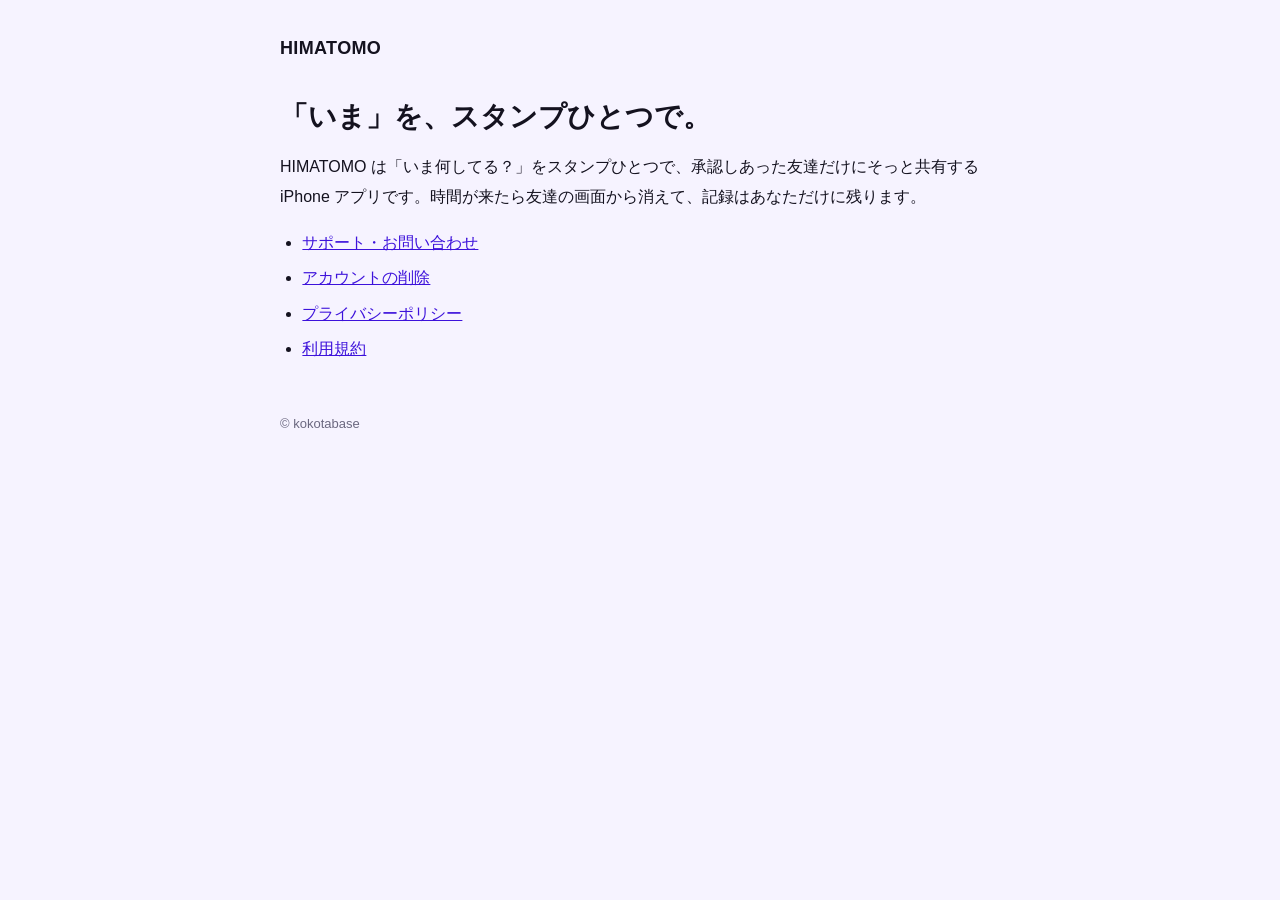
<file: index.html>
<!doctype html>
<html lang="ja"><head><meta charset="utf-8"><meta name="viewport" content="width=device-width,initial-scale=1">
<title>HIMATOMO</title>
<meta name="description" content="「いま何してる？」をスタンプひとつで、承認しあった友達だけにそっと共有するアプリ。">
<link rel="stylesheet" href="./style.css">
</head><body>
<header><a class="brand" href="./">HIMATOMO</a></header>
<h1>「いま」を、スタンプひとつで。</h1>
<p>HIMATOMO は「いま何してる？」をスタンプひとつで、承認しあった友達だけにそっと共有する iPhone アプリです。時間が来たら友達の画面から消えて、記録はあなただけに残ります。</p>
<ul class="links">
  <li><a href="./support/">サポート・お問い合わせ</a></li>
  <li><a href="./delete/">アカウントの削除</a></li>
  <li><a href="./privacy/">プライバシーポリシー</a></li>
  <li><a href="./terms/">利用規約</a></li>
</ul>
<footer>© kokotabase</footer>
</body></html>
</file>
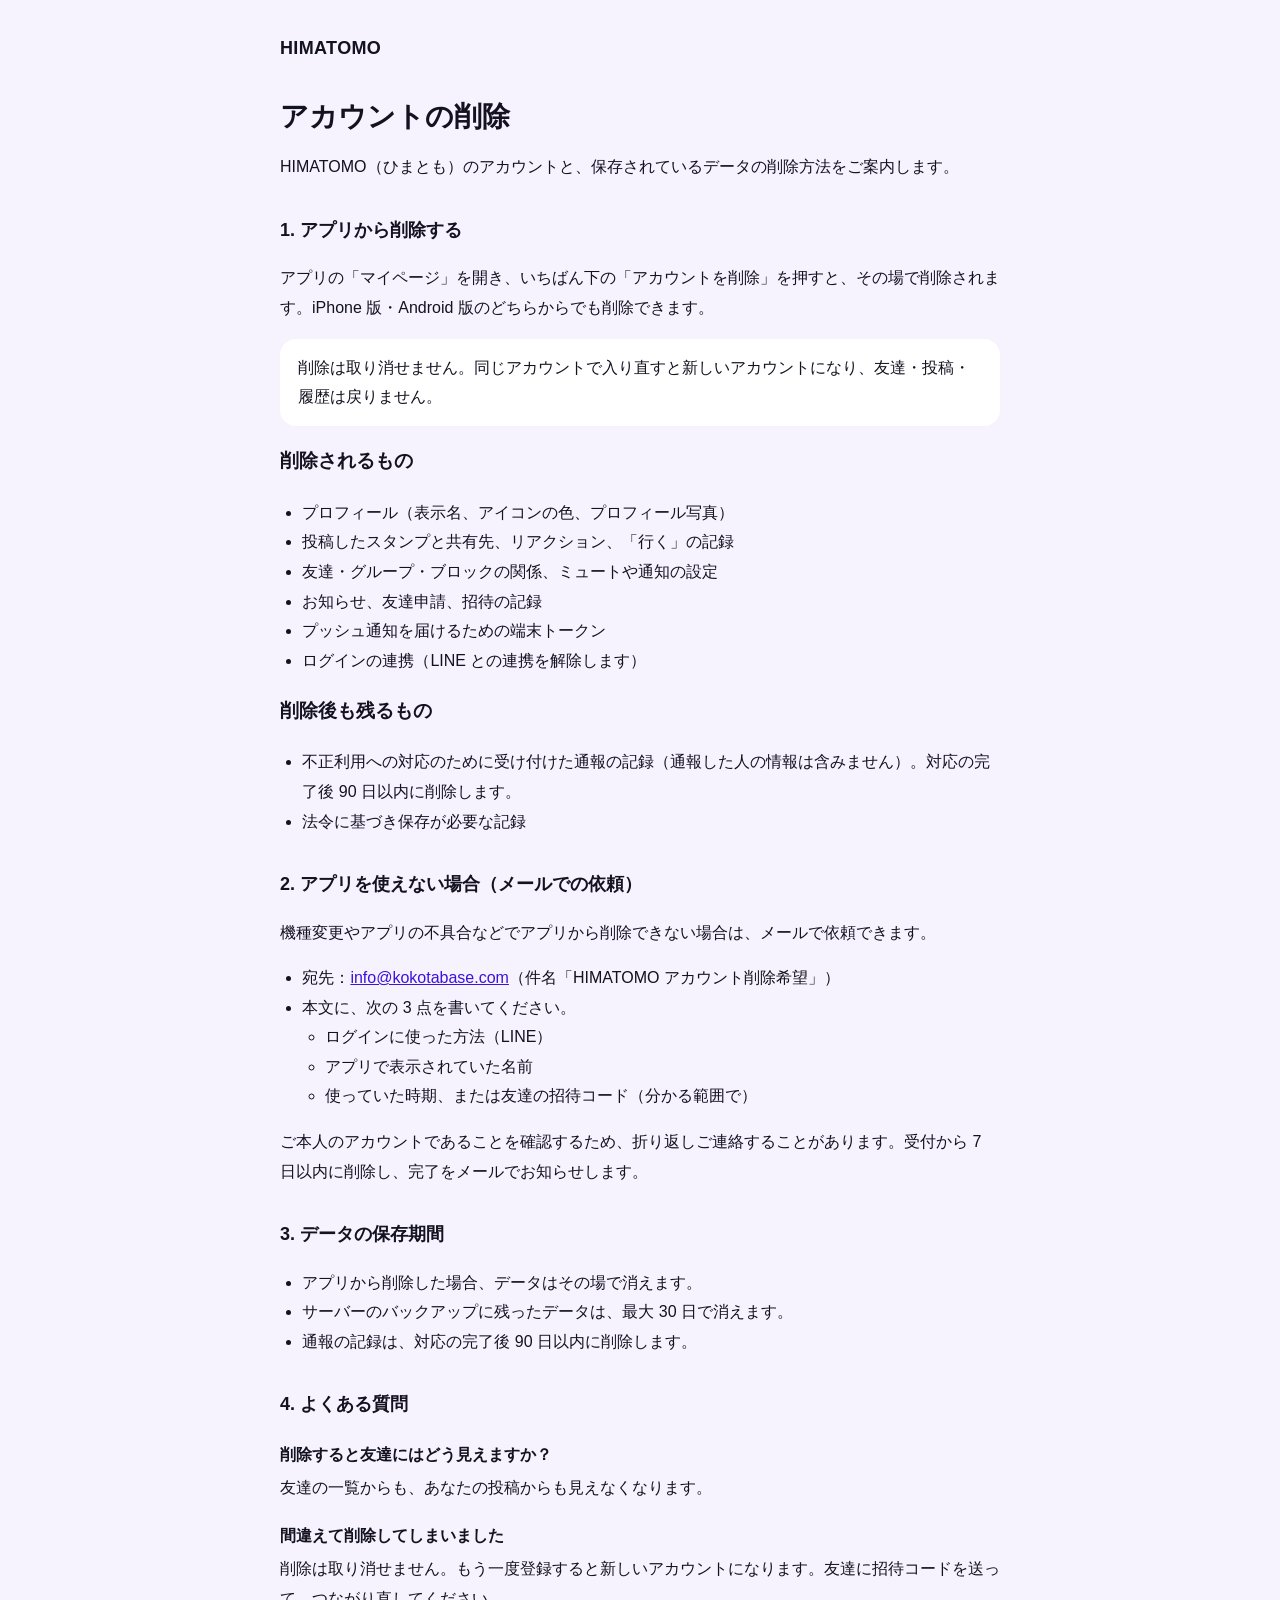
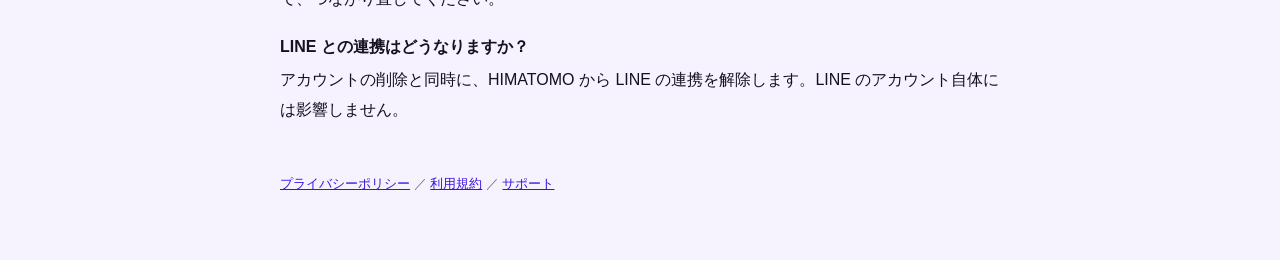
<file: delete/index.html>
<!doctype html>
<html lang="ja"><head><meta charset="utf-8"><meta name="viewport" content="width=device-width,initial-scale=1">
<title>アカウントの削除 | HIMATOMO</title>
<link rel="stylesheet" href="../style.css">
</head><body>
<header><a class="brand" href="../">HIMATOMO</a></header>
<h1>アカウントの削除</h1>
<p>HIMATOMO（ひまとも）のアカウントと、保存されているデータの削除方法をご案内します。</p>

<h2>1. アプリから削除する</h2>
<p>アプリの「マイページ」を開き、いちばん下の「アカウントを削除」を押すと、その場で削除されます。iPhone 版・Android 版のどちらからでも削除できます。</p>
<p class="note">削除は取り消せません。同じアカウントで入り直すと新しいアカウントになり、友達・投稿・履歴は戻りません。</p>

<h3>削除されるもの</h3>
<ul>
  <li>プロフィール（表示名、アイコンの色、プロフィール写真）</li>
  <li>投稿したスタンプと共有先、リアクション、「行く」の記録</li>
  <li>友達・グループ・ブロックの関係、ミュートや通知の設定</li>
  <li>お知らせ、友達申請、招待の記録</li>
  <li>プッシュ通知を届けるための端末トークン</li>
  <li>ログインの連携（LINE との連携を解除します）</li>
</ul>

<h3>削除後も残るもの</h3>
<ul>
  <li>不正利用への対応のために受け付けた通報の記録（通報した人の情報は含みません）。対応の完了後 90 日以内に削除します。</li>
  <li>法令に基づき保存が必要な記録</li>
</ul>

<h2>2. アプリを使えない場合（メールでの依頼）</h2>
<p>機種変更やアプリの不具合などでアプリから削除できない場合は、メールで依頼できます。</p>
<ul>
  <li>宛先：<a href="mailto:info@kokotabase.com?subject=HIMATOMO%20%E3%82%A2%E3%82%AB%E3%82%A6%E3%83%B3%E3%83%88%E5%89%8A%E9%99%A4%E5%B8%8C%E6%9C%9B">info@kokotabase.com</a>（件名「HIMATOMO アカウント削除希望」）</li>
  <li>本文に、次の 3 点を書いてください。
    <ul>
      <li>ログインに使った方法（LINE）</li>
      <li>アプリで表示されていた名前</li>
      <li>使っていた時期、または友達の招待コード（分かる範囲で）</li>
    </ul>
  </li>
</ul>
<p>ご本人のアカウントであることを確認するため、折り返しご連絡することがあります。受付から 7 日以内に削除し、完了をメールでお知らせします。</p>

<h2>3. データの保存期間</h2>
<ul>
  <li>アプリから削除した場合、データはその場で消えます。</li>
  <li>サーバーのバックアップに残ったデータは、最大 30 日で消えます。</li>
  <li>通報の記録は、対応の完了後 90 日以内に削除します。</li>
</ul>

<h2>4. よくある質問</h2>
<dl>
  <dt>削除すると友達にはどう見えますか？</dt>
  <dd>友達の一覧からも、あなたの投稿からも見えなくなります。</dd>

  <dt>間違えて削除してしまいました</dt>
  <dd>削除は取り消せません。もう一度登録すると新しいアカウントになります。友達に招待コードを送って、つながり直してください。</dd>

  <dt>LINE との連携はどうなりますか？</dt>
  <dd>アカウントの削除と同時に、HIMATOMO から LINE の連携を解除します。LINE のアカウント自体には影響しません。</dd>
</dl>

<footer><a href="../privacy/">プライバシーポリシー</a> ／ <a href="../terms/">利用規約</a> ／ <a href="../support/">サポート</a></footer>
</body></html>
</file>
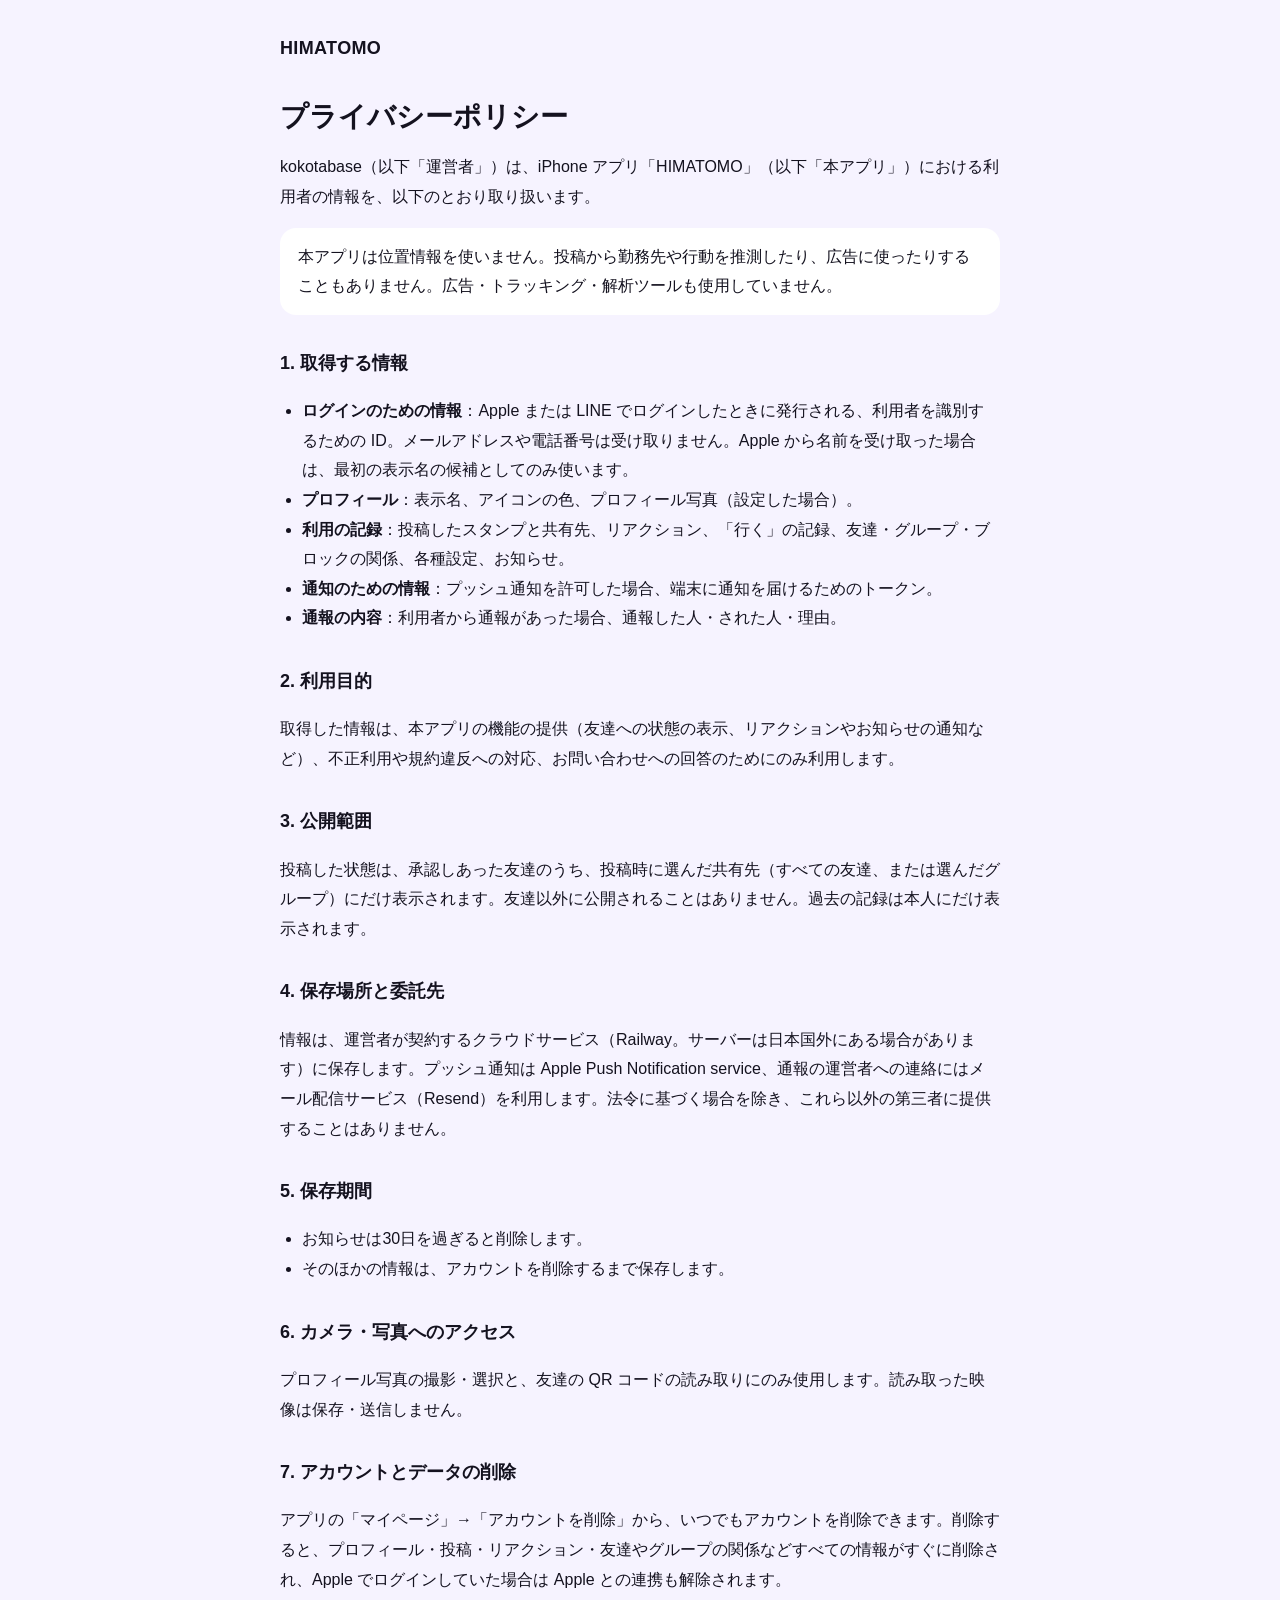
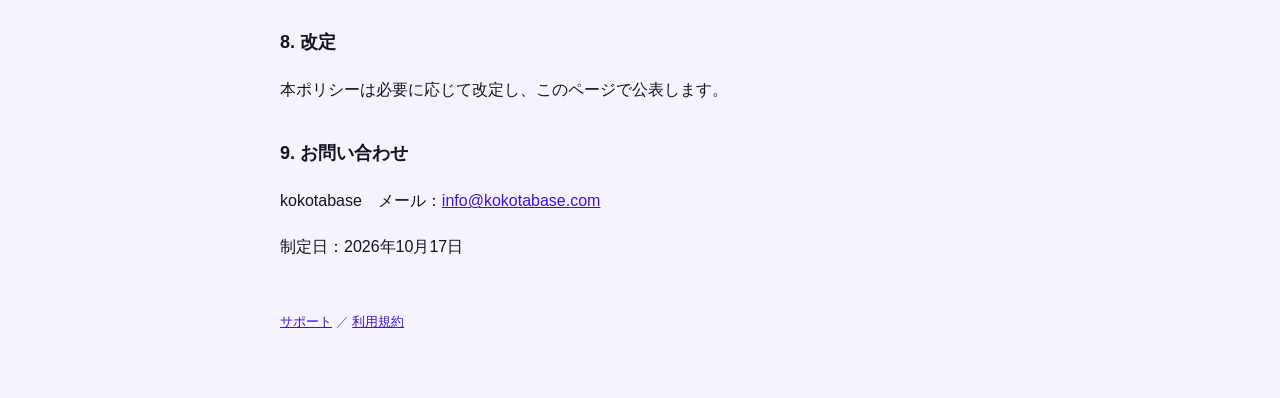
<file: privacy/index.html>
<!doctype html>
<html lang="ja"><head><meta charset="utf-8"><meta name="viewport" content="width=device-width,initial-scale=1">
<title>プライバシーポリシー | HIMATOMO</title>
<link rel="stylesheet" href="../style.css">
</head><body>
<header><a class="brand" href="../">HIMATOMO</a></header>
<h1>プライバシーポリシー</h1>
<p>kokotabase（以下「運営者」）は、iPhone アプリ「HIMATOMO」（以下「本アプリ」）における利用者の情報を、以下のとおり取り扱います。</p>

<p class="note">本アプリは位置情報を使いません。投稿から勤務先や行動を推測したり、広告に使ったりすることもありません。広告・トラッキング・解析ツールも使用していません。</p>

<h2>1. 取得する情報</h2>
<ul>
  <li><strong>ログインのための情報</strong>：Apple または LINE でログインしたときに発行される、利用者を識別するための ID。メールアドレスや電話番号は受け取りません。Apple から名前を受け取った場合は、最初の表示名の候補としてのみ使います。</li>
  <li><strong>プロフィール</strong>：表示名、アイコンの色、プロフィール写真（設定した場合）。</li>
  <li><strong>利用の記録</strong>：投稿したスタンプと共有先、リアクション、「行く」の記録、友達・グループ・ブロックの関係、各種設定、お知らせ。</li>
  <li><strong>通知のための情報</strong>：プッシュ通知を許可した場合、端末に通知を届けるためのトークン。</li>
  <li><strong>通報の内容</strong>：利用者から通報があった場合、通報した人・された人・理由。</li>
</ul>

<h2>2. 利用目的</h2>
<p>取得した情報は、本アプリの機能の提供（友達への状態の表示、リアクションやお知らせの通知など）、不正利用や規約違反への対応、お問い合わせへの回答のためにのみ利用します。</p>

<h2>3. 公開範囲</h2>
<p>投稿した状態は、承認しあった友達のうち、投稿時に選んだ共有先（すべての友達、または選んだグループ）にだけ表示されます。友達以外に公開されることはありません。過去の記録は本人にだけ表示されます。</p>

<h2>4. 保存場所と委託先</h2>
<p>情報は、運営者が契約するクラウドサービス（Railway。サーバーは日本国外にある場合があります）に保存します。プッシュ通知は Apple Push Notification service、通報の運営者への連絡にはメール配信サービス（Resend）を利用します。法令に基づく場合を除き、これら以外の第三者に提供することはありません。</p>

<h2>5. 保存期間</h2>
<ul>
  <li>お知らせは30日を過ぎると削除します。</li>
  <li>そのほかの情報は、アカウントを削除するまで保存します。</li>
</ul>

<h2>6. カメラ・写真へのアクセス</h2>
<p>プロフィール写真の撮影・選択と、友達の QR コードの読み取りにのみ使用します。読み取った映像は保存・送信しません。</p>

<h2>7. アカウントとデータの削除</h2>
<p>アプリの「マイページ」→「アカウントを削除」から、いつでもアカウントを削除できます。削除すると、プロフィール・投稿・リアクション・友達やグループの関係などすべての情報がすぐに削除され、Apple でログインしていた場合は Apple との連携も解除されます。</p>

<h2>8. 改定</h2>
<p>本ポリシーは必要に応じて改定し、このページで公表します。</p>

<h2>9. お問い合わせ</h2>
<p>kokotabase　メール：<a href="mailto:info@kokotabase.com">info@kokotabase.com</a></p>

<p>制定日：2026年10月17日</p>
<footer><a href="../support/">サポート</a> ／ <a href="../terms/">利用規約</a></footer>
</body></html>
</file>
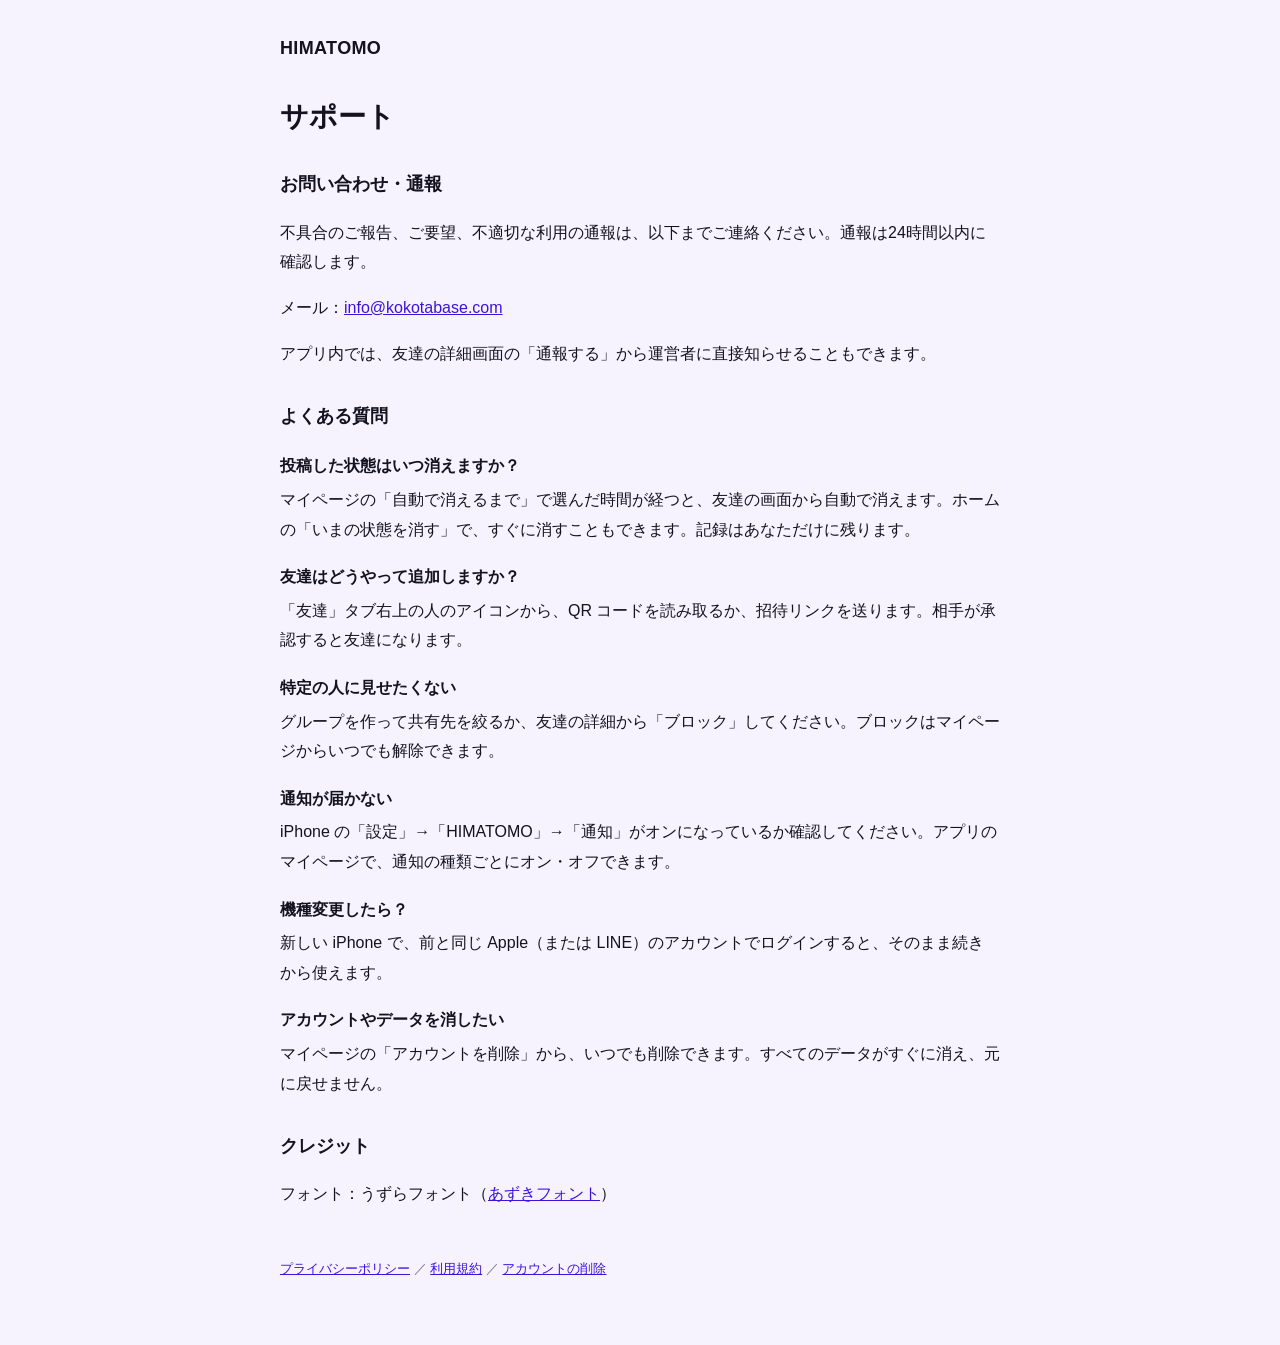
<file: support/index.html>
<!doctype html>
<html lang="ja"><head><meta charset="utf-8"><meta name="viewport" content="width=device-width,initial-scale=1">
<title>サポート | HIMATOMO</title>
<link rel="stylesheet" href="../style.css">
</head><body>
<header><a class="brand" href="../">HIMATOMO</a></header>
<h1>サポート</h1>

<h2>お問い合わせ・通報</h2>
<p>不具合のご報告、ご要望、不適切な利用の通報は、以下までご連絡ください。通報は24時間以内に確認します。</p>
<p>メール：<a href="mailto:info@kokotabase.com">info@kokotabase.com</a></p>
<p>アプリ内では、友達の詳細画面の「通報する」から運営者に直接知らせることもできます。</p>

<h2>よくある質問</h2>
<dl>
  <dt>投稿した状態はいつ消えますか？</dt>
  <dd>マイページの「自動で消えるまで」で選んだ時間が経つと、友達の画面から自動で消えます。ホームの「いまの状態を消す」で、すぐに消すこともできます。記録はあなただけに残ります。</dd>

  <dt>友達はどうやって追加しますか？</dt>
  <dd>「友達」タブ右上の人のアイコンから、QR コードを読み取るか、招待リンクを送ります。相手が承認すると友達になります。</dd>

  <dt>特定の人に見せたくない</dt>
  <dd>グループを作って共有先を絞るか、友達の詳細から「ブロック」してください。ブロックはマイページからいつでも解除できます。</dd>

  <dt>通知が届かない</dt>
  <dd>iPhone の「設定」→「HIMATOMO」→「通知」がオンになっているか確認してください。アプリのマイページで、通知の種類ごとにオン・オフできます。</dd>

  <dt>機種変更したら？</dt>
  <dd>新しい iPhone で、前と同じ Apple（または LINE）のアカウントでログインすると、そのまま続きから使えます。</dd>

  <dt>アカウントやデータを消したい</dt>
  <dd>マイページの「アカウントを削除」から、いつでも削除できます。すべてのデータがすぐに消え、元に戻せません。</dd>
</dl>

<h2>クレジット</h2>
<p>フォント：うずらフォント（<a href="http://azukifont.com/">あずきフォント</a>）</p>

<footer><a href="../privacy/">プライバシーポリシー</a> ／ <a href="../terms/">利用規約</a> ／ <a href="../delete/">アカウントの削除</a></footer>
</body></html>
</file>
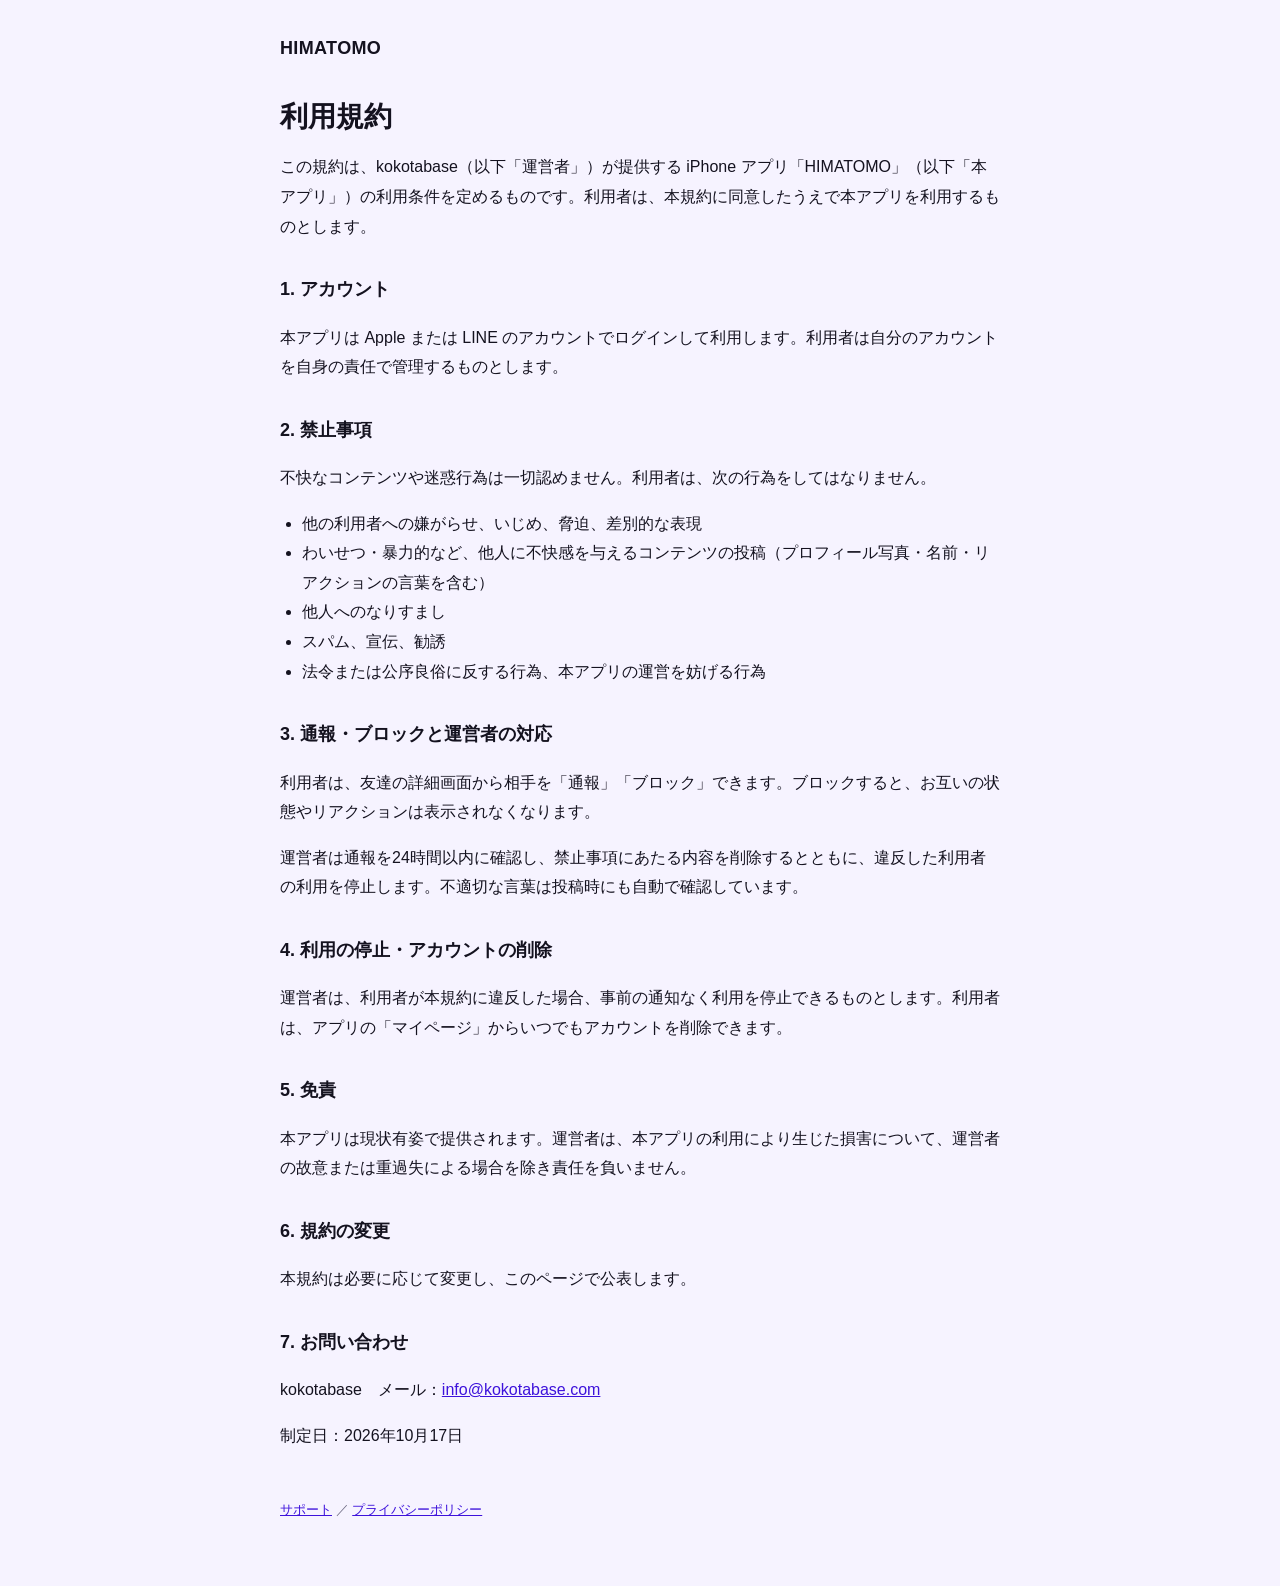
<file: terms/index.html>
<!doctype html>
<html lang="ja"><head><meta charset="utf-8"><meta name="viewport" content="width=device-width,initial-scale=1">
<title>利用規約 | HIMATOMO</title>
<link rel="stylesheet" href="../style.css">
</head><body>
<header><a class="brand" href="../">HIMATOMO</a></header>
<h1>利用規約</h1>
<p>この規約は、kokotabase（以下「運営者」）が提供する iPhone アプリ「HIMATOMO」（以下「本アプリ」）の利用条件を定めるものです。利用者は、本規約に同意したうえで本アプリを利用するものとします。</p>

<h2>1. アカウント</h2>
<p>本アプリは Apple または LINE のアカウントでログインして利用します。利用者は自分のアカウントを自身の責任で管理するものとします。</p>

<h2>2. 禁止事項</h2>
<p>不快なコンテンツや迷惑行為は一切認めません。利用者は、次の行為をしてはなりません。</p>
<ul>
  <li>他の利用者への嫌がらせ、いじめ、脅迫、差別的な表現</li>
  <li>わいせつ・暴力的など、他人に不快感を与えるコンテンツの投稿（プロフィール写真・名前・リアクションの言葉を含む）</li>
  <li>他人へのなりすまし</li>
  <li>スパム、宣伝、勧誘</li>
  <li>法令または公序良俗に反する行為、本アプリの運営を妨げる行為</li>
</ul>

<h2>3. 通報・ブロックと運営者の対応</h2>
<p>利用者は、友達の詳細画面から相手を「通報」「ブロック」できます。ブロックすると、お互いの状態やリアクションは表示されなくなります。</p>
<p>運営者は通報を24時間以内に確認し、禁止事項にあたる内容を削除するとともに、違反した利用者の利用を停止します。不適切な言葉は投稿時にも自動で確認しています。</p>

<h2>4. 利用の停止・アカウントの削除</h2>
<p>運営者は、利用者が本規約に違反した場合、事前の通知なく利用を停止できるものとします。利用者は、アプリの「マイページ」からいつでもアカウントを削除できます。</p>

<h2>5. 免責</h2>
<p>本アプリは現状有姿で提供されます。運営者は、本アプリの利用により生じた損害について、運営者の故意または重過失による場合を除き責任を負いません。</p>

<h2>6. 規約の変更</h2>
<p>本規約は必要に応じて変更し、このページで公表します。</p>

<h2>7. お問い合わせ</h2>
<p>kokotabase　メール：<a href="mailto:info@kokotabase.com">info@kokotabase.com</a></p>

<p>制定日：2026年10月17日</p>
<footer><a href="../support/">サポート</a> ／ <a href="../privacy/">プライバシーポリシー</a></footer>
</body></html>
</file>
<file: style.css>
body{font-family:-apple-system,BlinkMacSystemFont,"Hiragino Sans","Hiragino Kaku Gothic ProN",sans-serif;max-width:720px;margin:0 auto;padding:24px 20px 64px;line-height:1.85;color:#14121f;background:#f6f3ff;-webkit-text-size-adjust:100%}
header{padding:8px 0 24px}
.brand{font-weight:800;font-size:18px;letter-spacing:.02em;color:#14121f;text-decoration:none}
h1{font-size:28px;line-height:1.4;margin:8px 0 16px}
h2{font-size:18px;margin-top:32px}
a{color:#3d12db}
ul{padding-left:1.4em}
.links li{margin:6px 0}
.note{background:#fff;border-radius:16px;padding:14px 18px}
footer{margin-top:48px;font-size:13px;color:#6b6880}
dt{font-weight:700;margin-top:18px}
dd{margin:4px 0 0}
</file>
